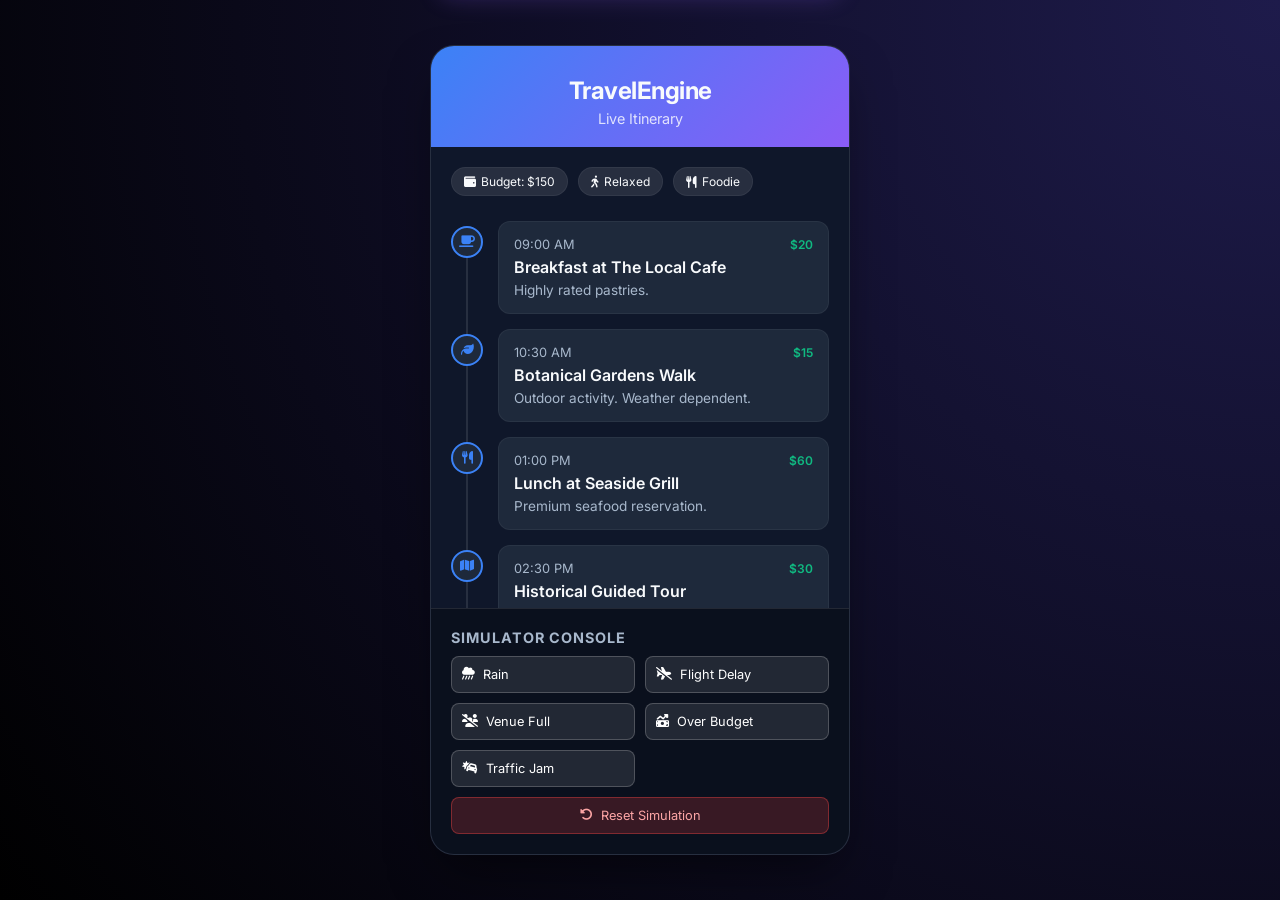
<file: index.html>
<!DOCTYPE html>
<html lang="en">
<head>
    <meta charset="UTF-8">
    <meta name="viewport" content="width=device-width, initial-scale=1.0">
    <meta name="description" content="Dynamic Travel Experience Engine - A real-time itinerary manager that adapts to weather, traffic, and venue constraints on the fly.">
    <meta name="referrer" content="strict-origin-when-cross-origin">
    <title>Dynamic Travel Engine PoC</title>
    <link rel="stylesheet" href="style.css">
    <link href="https://fonts.googleapis.com/css2?family=Inter:wght@400;500;600;700&display=swap" rel="stylesheet">
    <link rel="stylesheet" href="https://cdnjs.cloudflare.com/ajax/libs/font-awesome/6.4.0/css/all.min.css" crossorigin="anonymous">
</head>
<body>
    <a href="#main-content" class="skip-link">Skip to main content</a>

    <div class="app-container" role="application" aria-label="Travel Itinerary Engine">
        <header role="banner">
            <h1>TravelEngine</h1>
            <p>Live Itinerary</p>
        </header>

        <main id="main-content" aria-label="Itinerary view">
            <div class="preferences-bar" role="toolbar" aria-label="User preferences">
                <span class="badge" id="budget-badge" role="status" aria-live="polite"><i class="fa-solid fa-wallet" aria-hidden="true"></i> Budget: $150</span>
                <span class="badge"><i class="fa-solid fa-person-walking" aria-hidden="true"></i> Relaxed</span>
                <span class="badge"><i class="fa-solid fa-utensils" aria-hidden="true"></i> Foodie</span>
            </div>

            <div class="itinerary-container" id="itinerary" aria-live="polite" aria-label="Current itinerary">
                <!-- Itinerary items injected securely by JS using textContent -->
            </div>
        </main>

        <div class="simulator-panel" role="region" aria-label="Event simulator">
            <h3 id="simulator-heading">Simulator Console</h3>
            <div class="button-group" role="group" aria-labelledby="simulator-heading">
                <button id="btn-rain" data-event="rain" class="sim-btn" aria-label="Simulate rain event"><i class="fa-solid fa-cloud-showers-heavy" aria-hidden="true"></i> Rain</button>
                <button id="btn-delay" data-event="delay" class="sim-btn" aria-label="Simulate flight delay"><i class="fa-solid fa-plane-slash" aria-hidden="true"></i> Flight Delay</button>
                <button id="btn-venue" data-event="venue_full" class="sim-btn" aria-label="Simulate venue at capacity"><i class="fa-solid fa-users-slash" aria-hidden="true"></i> Venue Full</button>
                <button id="btn-budget" data-event="over_budget" class="sim-btn" aria-label="Simulate budget overrun"><i class="fa-solid fa-money-bill-trend-up" aria-hidden="true"></i> Over Budget</button>
                <button id="btn-traffic" data-event="traffic" class="sim-btn" aria-label="Simulate traffic jam"><i class="fa-solid fa-car-burst" aria-hidden="true"></i> Traffic Jam</button>
                <button id="btn-reset" class="sim-btn reset" aria-label="Reset simulation to initial state"><i class="fa-solid fa-rotate-left" aria-hidden="true"></i> Reset Simulation</button>
            </div>
        </div>
    </div>

    <div id="toast" class="toast hidden" role="alert" aria-live="assertive" aria-atomic="true">
        <div class="toast-icon"><i class="fa-solid fa-bell" aria-hidden="true"></i></div>
        <div class="toast-content">
            <h4 id="toast-title">Notification</h4>
            <p id="toast-message">Message details here.</p>
        </div>
    </div>

    <!-- Hidden ARIA live region for screen reader announcements -->
    <div id="aria-live-region" class="sr-only" aria-live="polite" aria-atomic="true"></div>

    <noscript>
        <div style="padding: 2rem; text-align: center; color: #f8fafc;">
            <h2>JavaScript Required</h2>
            <p>This application requires JavaScript to function. Please enable JavaScript in your browser settings.</p>
        </div>
    </noscript>

    <script src="app.js"></script>
</body>
</html>
</file>
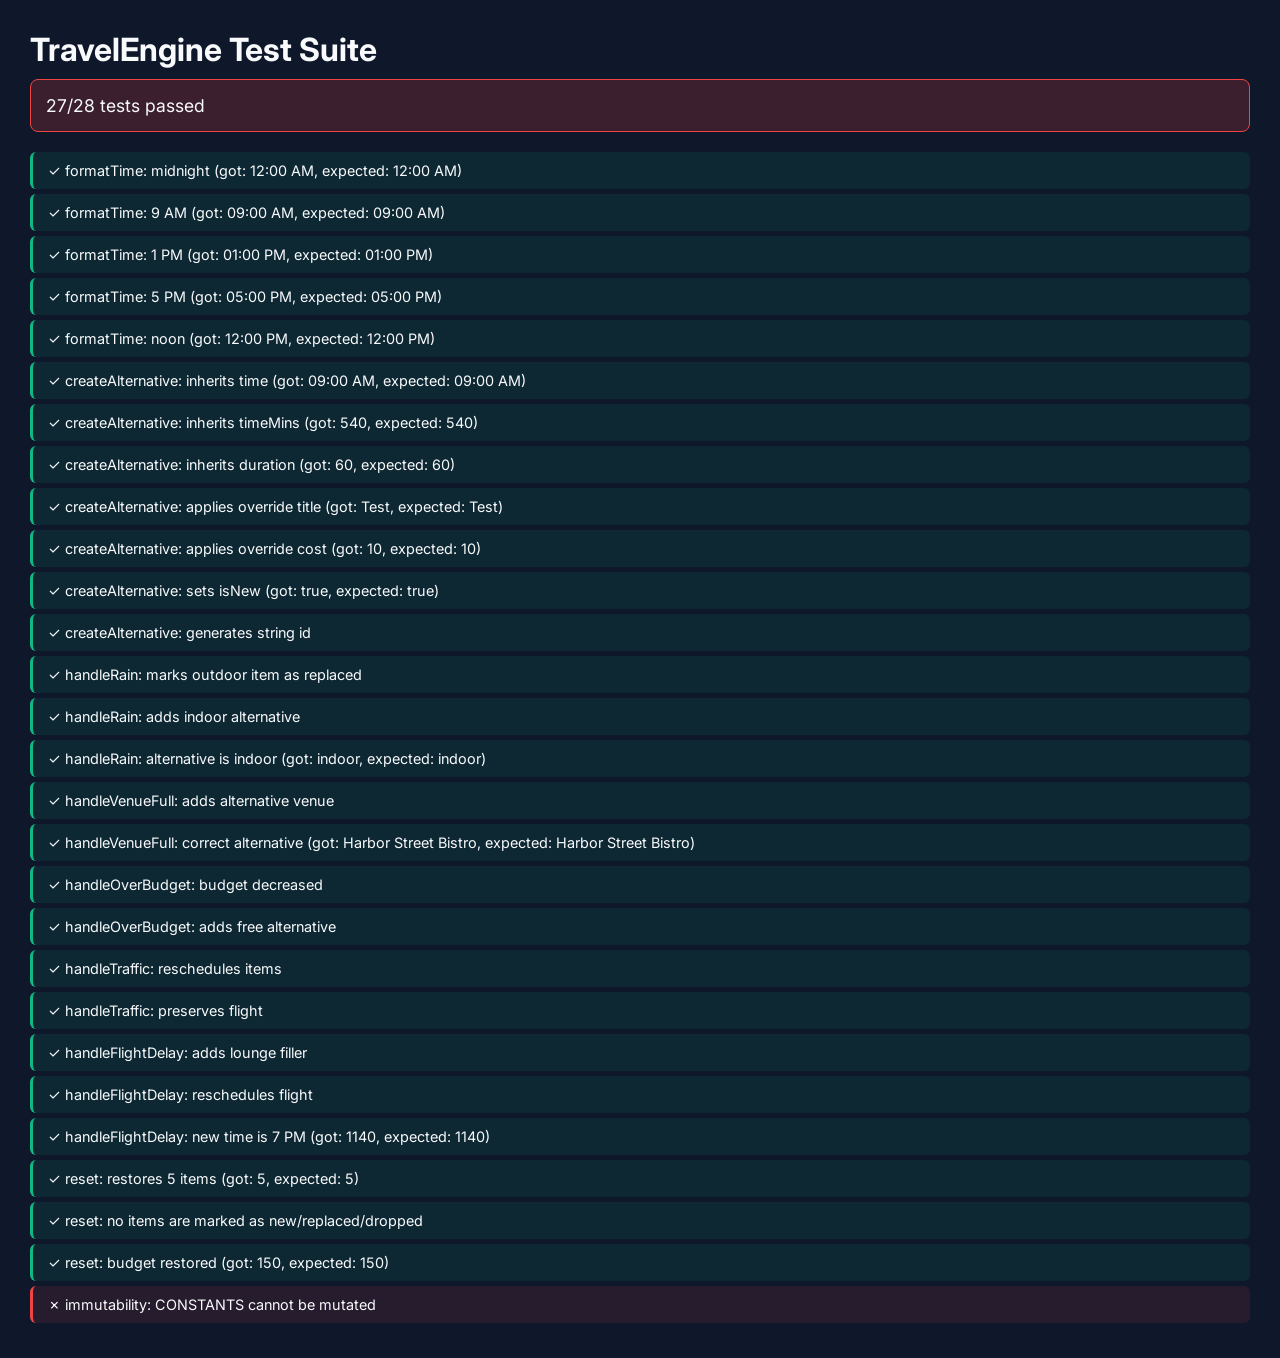
<file: tests.html>
<!DOCTYPE html>
<html lang="en">
<head>
    <meta charset="UTF-8">
    <meta name="viewport" content="width=device-width, initial-scale=1.0">
    <title>TravelEngine - Test Suite</title>
    <link href="https://fonts.googleapis.com/css2?family=Inter:wght@400;600;700&display=swap" rel="stylesheet">
    <style>
        * { box-sizing: border-box; margin: 0; padding: 0; font-family: 'Inter', sans-serif; }
        body { background: #0f172a; color: #f8fafc; padding: 30px; }
        h1 { margin-bottom: 10px; }
        #summary { font-size: 1.1rem; margin-bottom: 20px; padding: 15px; border-radius: 8px; }
        #summary.pass { background: rgba(16, 185, 129, 0.2); border: 1px solid #10b981; }
        #summary.fail { background: rgba(239, 68, 68, 0.2); border: 1px solid #ef4444; }
        .test-result { padding: 10px 15px; margin: 5px 0; border-radius: 6px; font-size: 0.9rem; }
        .test-result.pass { background: rgba(16, 185, 129, 0.1); border-left: 3px solid #10b981; }
        .test-result.fail { background: rgba(239, 68, 68, 0.1); border-left: 3px solid #ef4444; }
    </style>
</head>
<body>
    <h1>TravelEngine Test Suite</h1>
    <div id="summary"></div>
    <div id="results"></div>

    <!-- Minimal DOM required by app.js -->
    <div style="display:none;">
        <span id="budget-badge"></span>
        <div id="itinerary"></div>
        <div id="toast" class="hidden">
            <h4 id="toast-title"></h4>
            <p id="toast-message"></p>
        </div>
        <div id="aria-live-region"></div>
        <button id="btn-reset" class="sim-btn reset"></button>
    </div>

    <script src="app.js"></script>
    <script src="tests.js"></script>
</body>
</html>
</file>
<file: style.css>
:root {
    --bg-color: #0f172a;
    --card-bg: #1e293b;
    --primary: #3b82f6;
    --accent: #8b5cf6;
    --text-main: #f8fafc;
    --text-muted: #a8b8cc;
    --danger: #ef4444;
    --success: #10b981;
    --warning: #f59e0b;
}

* {
    box-sizing: border-box;
    margin: 0;
    padding: 0;
    font-family: 'Inter', sans-serif;
}

/* ---- Skip Link (Accessibility) ---- */
.skip-link {
    position: absolute;
    top: -100%;
    left: 50%;
    transform: translateX(-50%);
    background: var(--primary);
    color: #fff;
    padding: 10px 20px;
    border-radius: 0 0 8px 8px;
    z-index: 9999;
    font-size: 0.9rem;
    text-decoration: none;
    transition: top 0.2s;
}

.skip-link:focus {
    top: 0;
}

/* ---- Screen Reader Only ---- */
.sr-only {
    position: absolute;
    width: 1px;
    height: 1px;
    padding: 0;
    margin: -1px;
    overflow: hidden;
    clip: rect(0, 0, 0, 0);
    white-space: nowrap;
    border: 0;
}

body {
    background-color: #000;
    color: var(--text-main);
    display: flex;
    justify-content: center;
    align-items: center;
    min-height: 100vh;
    padding: 20px;
    background-image: radial-gradient(circle at top right, #1e1b4b, #000);
}

.app-container {
    width: 100%;
    max-width: 420px;
    background: var(--bg-color);
    border-radius: 24px;
    overflow: hidden;
    box-shadow: 0 25px 50px -12px rgba(0, 0, 0, 0.5);
    border: 1px solid rgba(255, 255, 255, 0.1);
    position: relative;
    display: flex;
    flex-direction: column;
    height: 90vh;
}

header {
    background: linear-gradient(135deg, var(--primary), var(--accent));
    padding: 30px 20px 20px;
    text-align: center;
}

header h1 {
    font-size: 1.5rem;
    font-weight: 700;
    margin-bottom: 5px;
    letter-spacing: -0.5px;
}

header p {
    font-size: 0.9rem;
    color: rgba(255, 255, 255, 0.8);
}

main {
    flex: 1;
    overflow-y: auto;
    padding: 20px;
}

.preferences-bar {
    display: flex;
    gap: 10px;
    margin-bottom: 20px;
    overflow-x: auto;
    padding-bottom: 5px;
}

.badge {
    background: rgba(255, 255, 255, 0.1);
    padding: 6px 12px;
    border-radius: 20px;
    font-size: 0.75rem;
    white-space: nowrap;
    display: flex;
    align-items: center;
    gap: 5px;
    border: 1px solid rgba(255, 255, 255, 0.05);
    transition: all 0.3s ease;
}

.badge.alert {
    background: rgba(239, 68, 68, 0.2);
    border-color: rgba(239, 68, 68, 0.4);
    color: #fca5a5;
}

.itinerary-container {
    display: flex;
    flex-direction: column;
    gap: 15px;
    position: relative;
}

.itinerary-container::before {
    content: '';
    position: absolute;
    left: 15px;
    top: 10px;
    bottom: 10px;
    width: 2px;
    background: rgba(255, 255, 255, 0.1);
    z-index: 0;
}

.timeline-item {
    display: flex;
    gap: 15px;
    position: relative;
    z-index: 1;
    opacity: 0;
    transform: translateY(20px);
    animation: slideUp 0.4s forwards ease-out;
}

.timeline-item.replaced {
    animation: fadeOutStrike 0.5s forwards ease-out;
}

.timeline-item.new-item {
    animation: highlightNew 1s forwards ease-out;
}

.timeline-item.dropped {
    animation: dropOut 0.5s forwards ease-out;
    display: none;
}

@keyframes slideUp {
    to { opacity: 1; transform: translateY(0); }
}

@keyframes fadeOutStrike {
    to { opacity: 0.4; text-decoration: line-through; filter: grayscale(1); }
}

@keyframes highlightNew {
    0% { opacity: 0; transform: scale(0.9); }
    50% { box-shadow: 0 0 15px var(--warning); background: rgba(245, 158, 11, 0.2); }
    100% { opacity: 1; transform: scale(1); background: var(--card-bg); }
}

@keyframes dropOut {
    to { opacity: 0; transform: scale(0.8) translateX(-20px); }
}

.time-dot {
    width: 32px;
    height: 32px;
    border-radius: 50%;
    background: var(--card-bg);
    border: 2px solid var(--primary);
    display: flex;
    align-items: center;
    justify-content: center;
    font-size: 0.8rem;
    color: var(--primary);
    flex-shrink: 0;
    margin-top: 5px;
}

.item-content {
    background: var(--card-bg);
    border-radius: 12px;
    padding: 15px;
    flex: 1;
    border: 1px solid rgba(255, 255, 255, 0.05);
    transition: transform 0.2s;
    position: relative;
    overflow: hidden;
}

.item-content:hover {
    transform: translateX(5px);
}

.item-meta {
    display: flex;
    justify-content: space-between;
    margin-bottom: 5px;
}

.item-time {
    font-size: 0.8rem;
    color: var(--text-muted);
}

.item-cost {
    font-size: 0.75rem;
    font-weight: 600;
    color: var(--success);
}

.item-title {
    font-size: 1rem;
    font-weight: 600;
    margin-bottom: 5px;
}

.item-desc {
    font-size: 0.85rem;
    color: var(--text-muted);
}

.simulator-panel {
    background: rgba(0, 0, 0, 0.3);
    padding: 20px;
    border-top: 1px solid rgba(255, 255, 255, 0.1);
}

.simulator-panel h3 {
    font-size: 0.9rem;
    color: var(--text-muted);
    margin-bottom: 10px;
    text-transform: uppercase;
    letter-spacing: 1px;
}

.button-group {
    display: grid;
    grid-template-columns: 1fr 1fr;
    gap: 10px;
}

.sim-btn {
    background: rgba(255, 255, 255, 0.1);
    border: 1px solid rgba(255, 255, 255, 0.2);
    color: white;
    padding: 10px;
    border-radius: 8px;
    cursor: pointer;
    font-size: 0.8rem;
    display: flex;
    align-items: center;
    gap: 8px;
    transition: all 0.2s;
    justify-content: flex-start;
}

.sim-btn:hover {
    background: rgba(255, 255, 255, 0.2);
    transform: translateY(-2px);
}

.sim-btn.reset {
    background: rgba(239, 68, 68, 0.2);
    border-color: rgba(239, 68, 68, 0.4);
    color: #fca5a5;
    grid-column: 1 / -1;
    justify-content: center;
}

.sim-btn.reset:hover {
    background: rgba(239, 68, 68, 0.4);
}

/* ---- Focus Visible (Keyboard Navigation) ---- */
.sim-btn:focus-visible,
.badge:focus-visible {
    outline: 2px solid var(--warning);
    outline-offset: 2px;
}

a:focus-visible {
    outline: 2px solid var(--warning);
    outline-offset: 2px;
}

/* Toast */
.toast {
    position: fixed;
    top: 20px;
    left: 50%;
    transform: translateX(-50%) translateY(-100px);
    background: var(--card-bg);
    border: 1px solid var(--accent);
    padding: 15px 20px;
    border-radius: 12px;
    display: flex;
    align-items: center;
    gap: 15px;
    box-shadow: 0 10px 25px rgba(139, 92, 246, 0.3);
    transition: transform 0.4s cubic-bezier(0.175, 0.885, 0.32, 1.275);
    z-index: 1000;
    width: 90%;
    max-width: 400px;
}

.toast.show {
    transform: translateX(-50%) translateY(0);
}

.toast-icon {
    font-size: 1.5rem;
    color: var(--accent);
}

.toast-content h4 {
    margin-bottom: 2px;
    font-size: 0.9rem;
}

.toast-content p {
    font-size: 0.8rem;
    color: var(--text-muted);
}

/* ---- Reduced Motion (Accessibility) ---- */
@media (prefers-reduced-motion: reduce) {
    *, *::before, *::after {
        animation-duration: 0.01ms !important;
        animation-iteration-count: 1 !important;
        transition-duration: 0.01ms !important;
    }
}
</file>
